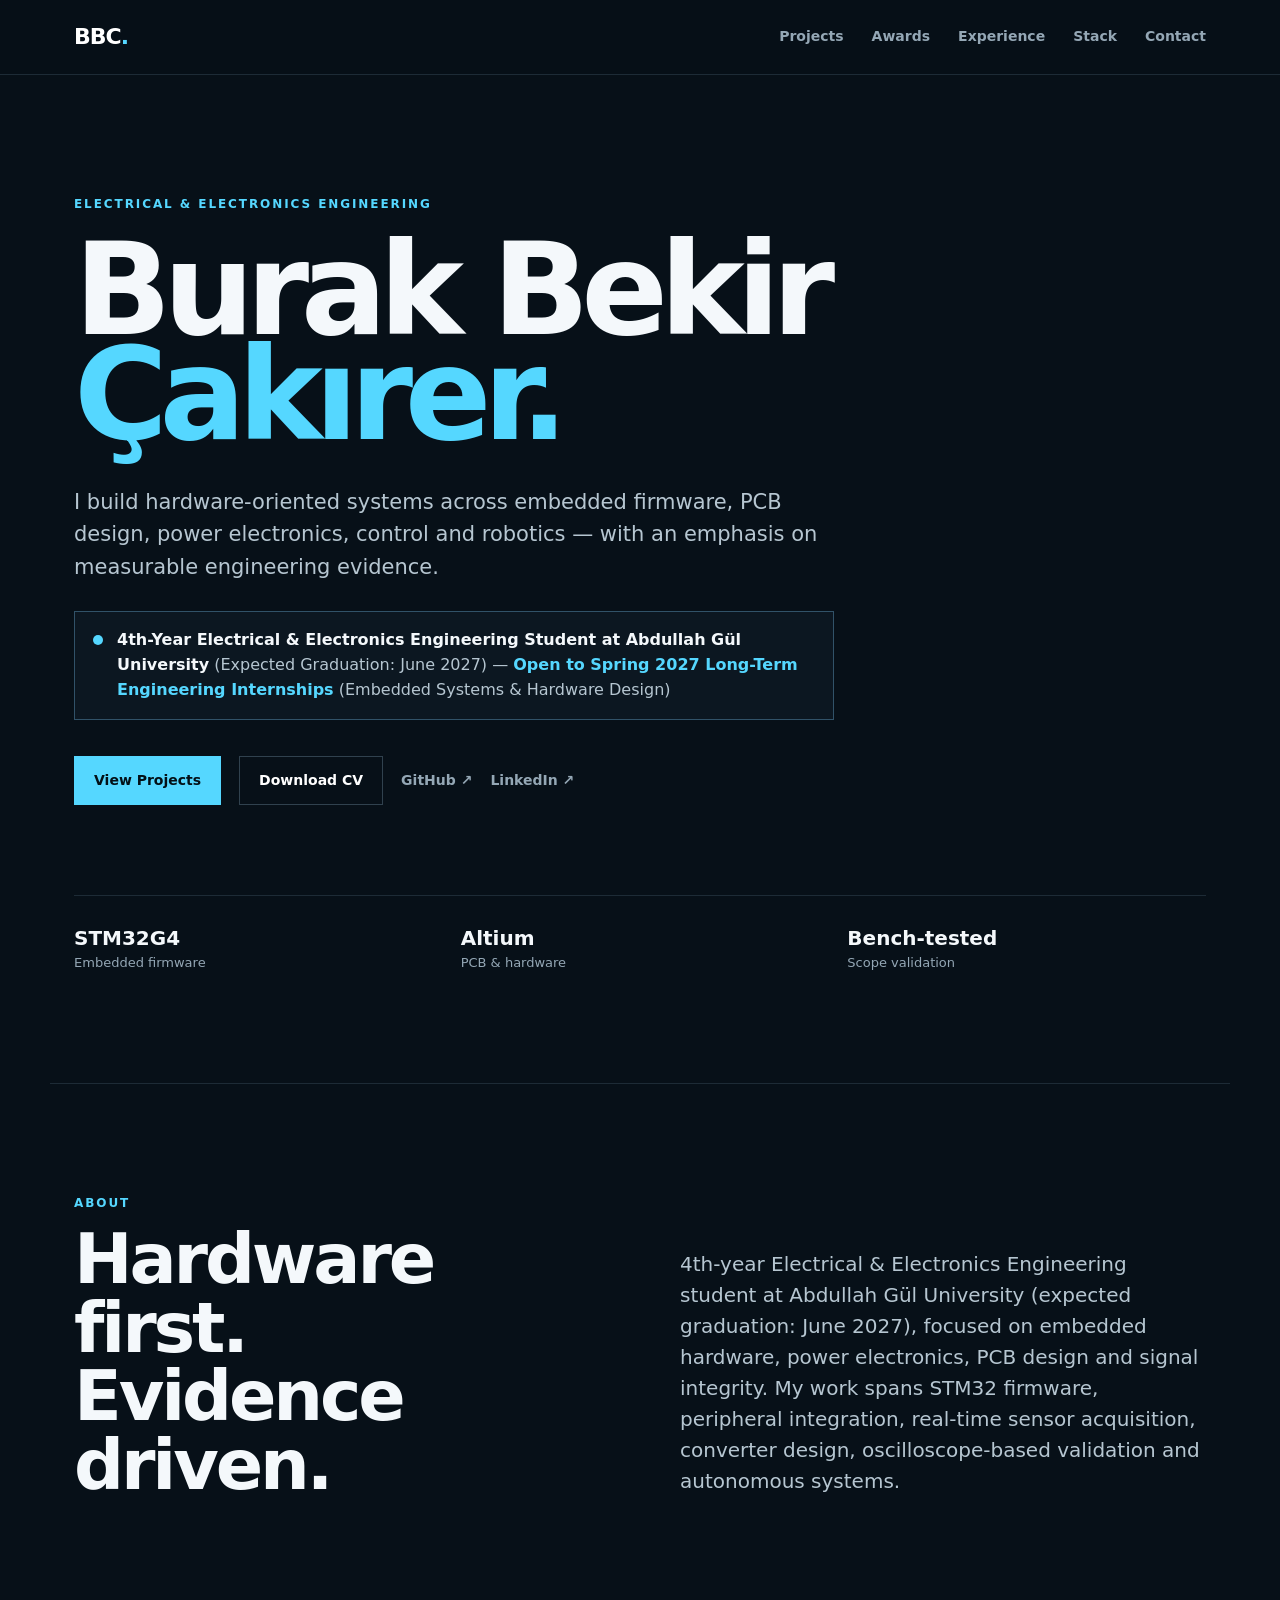
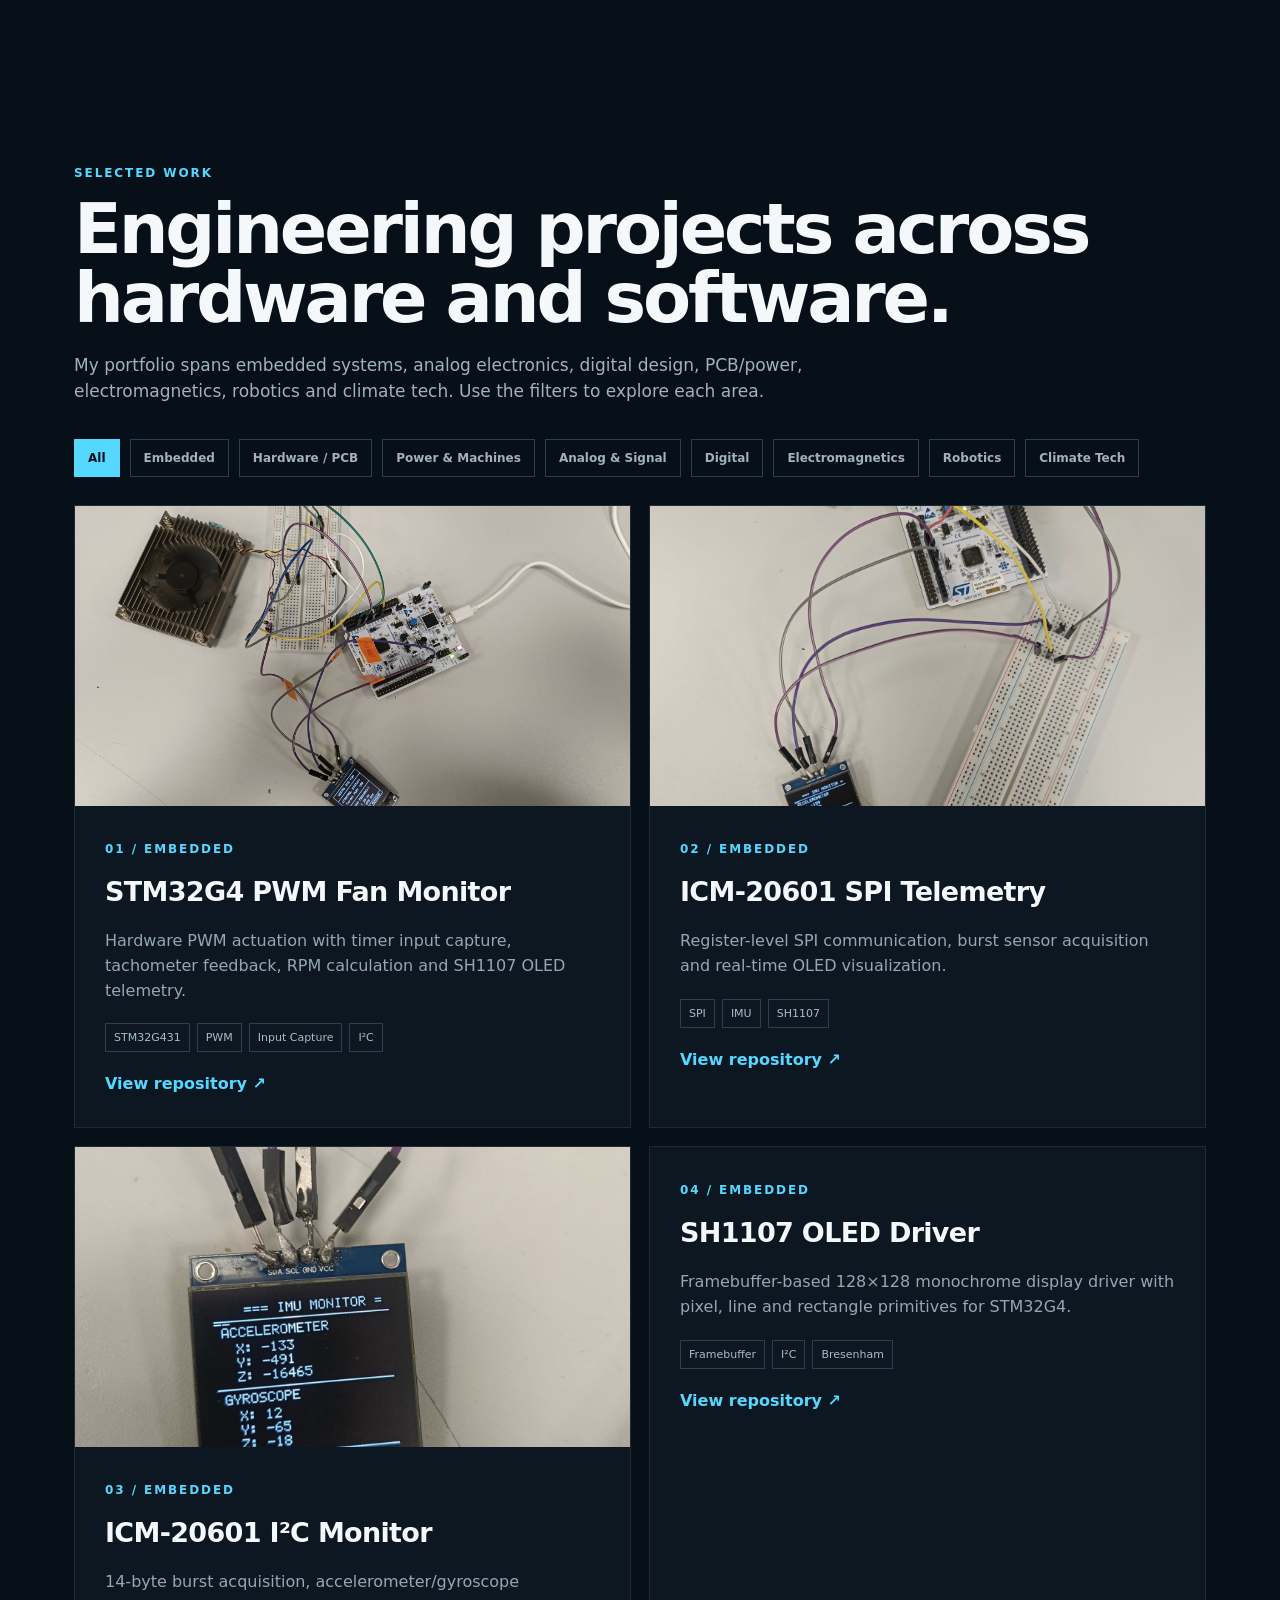
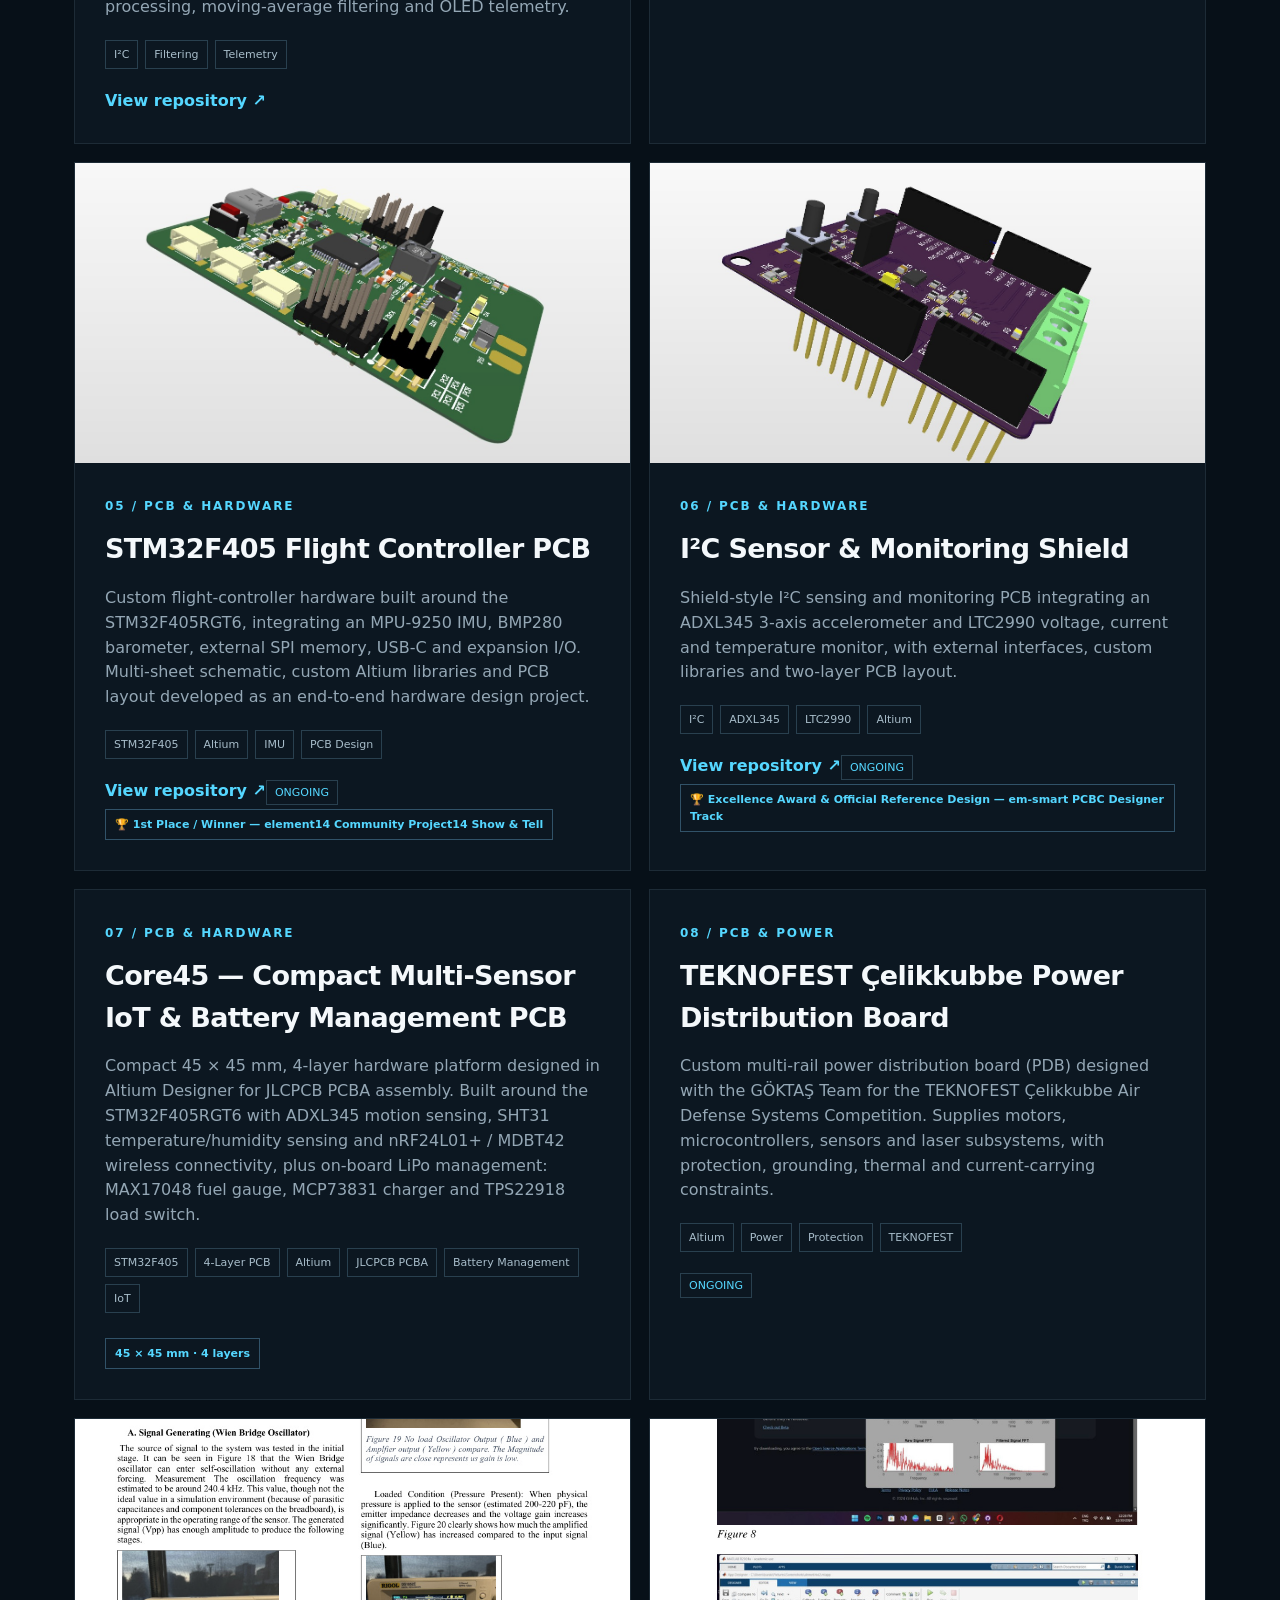
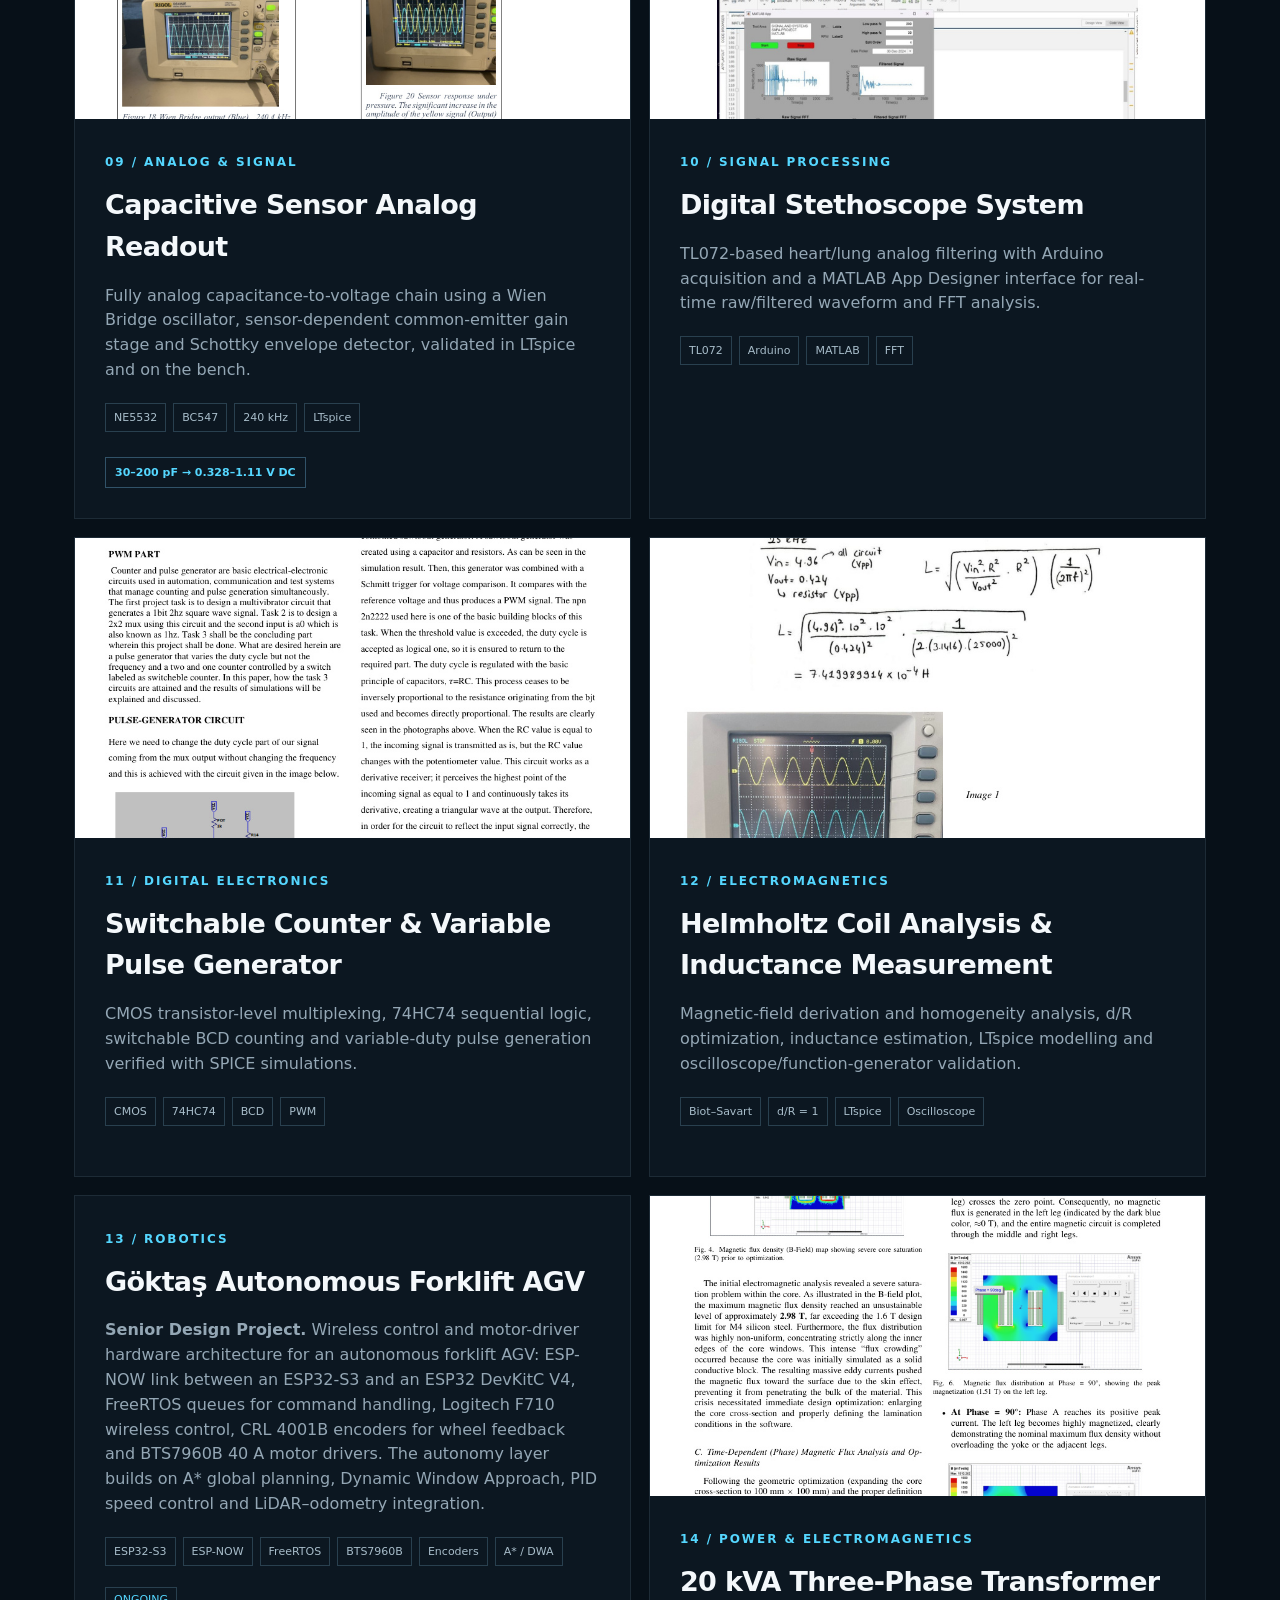
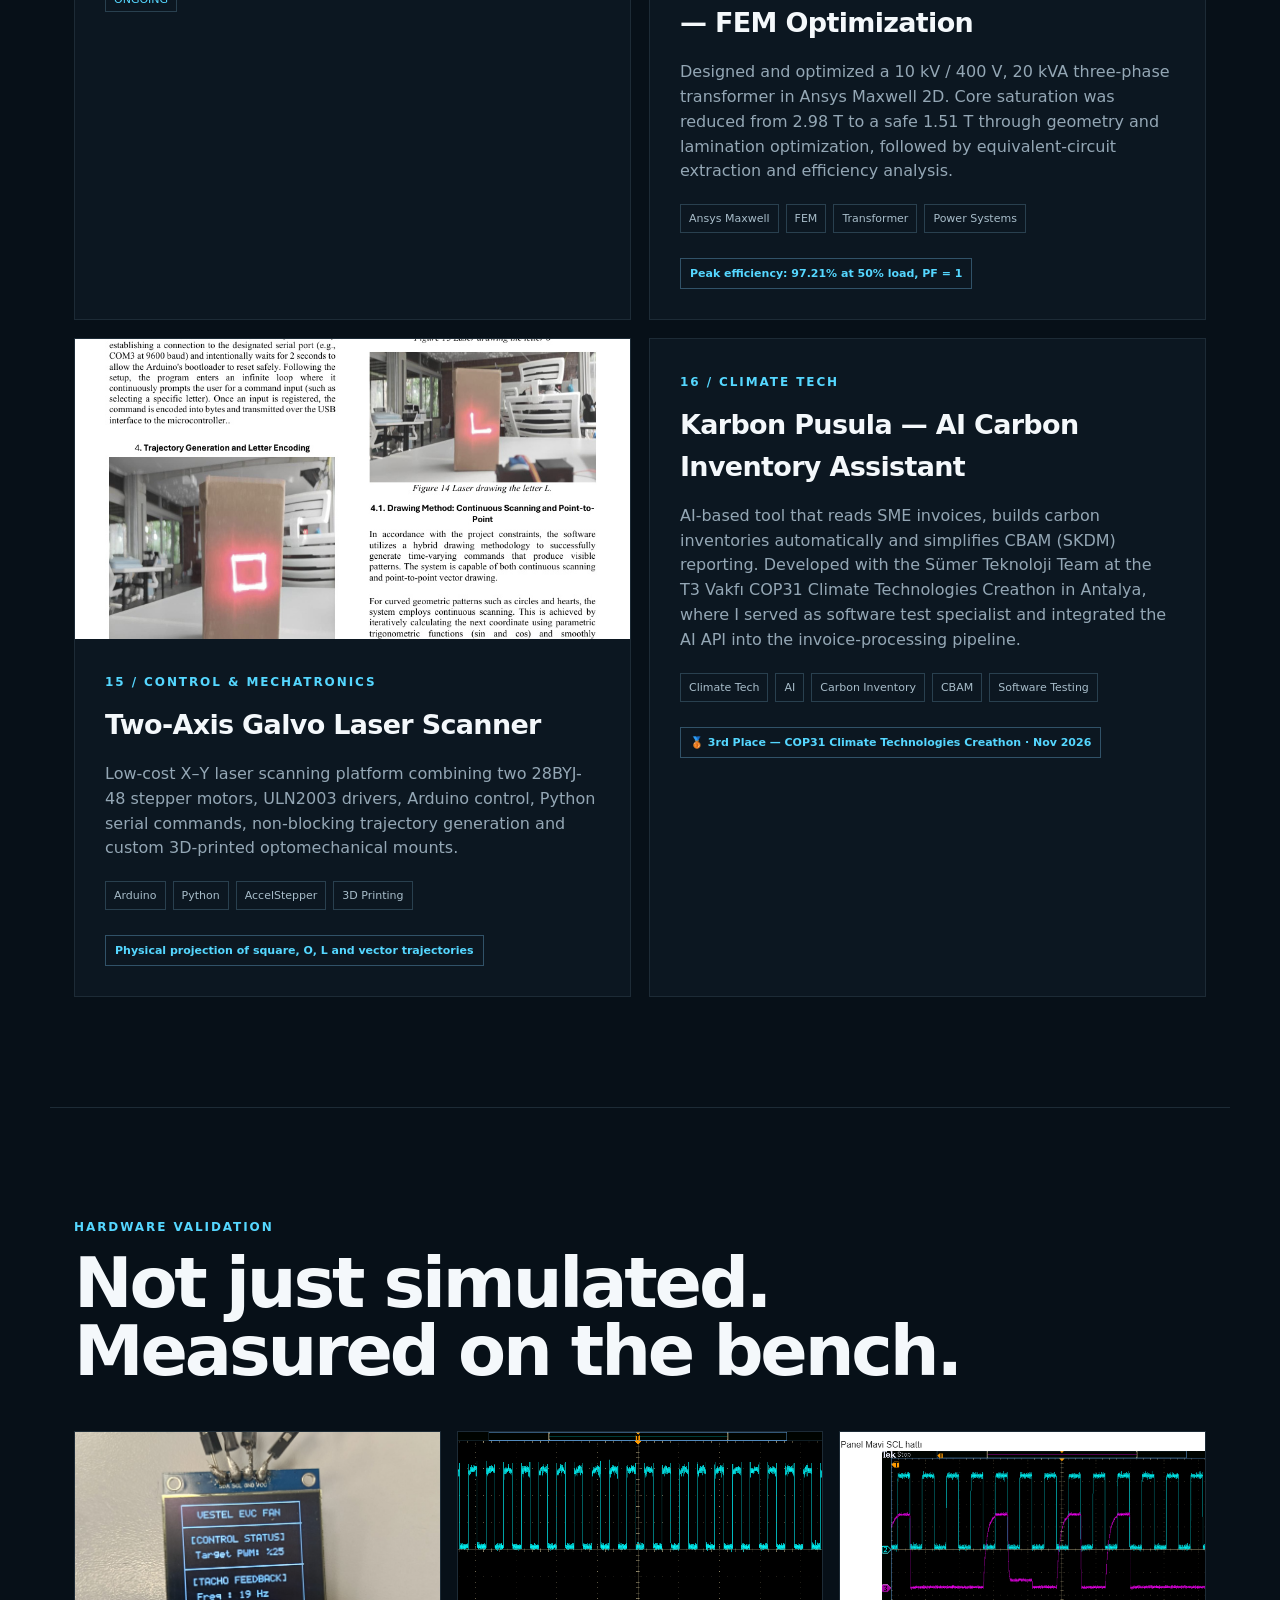
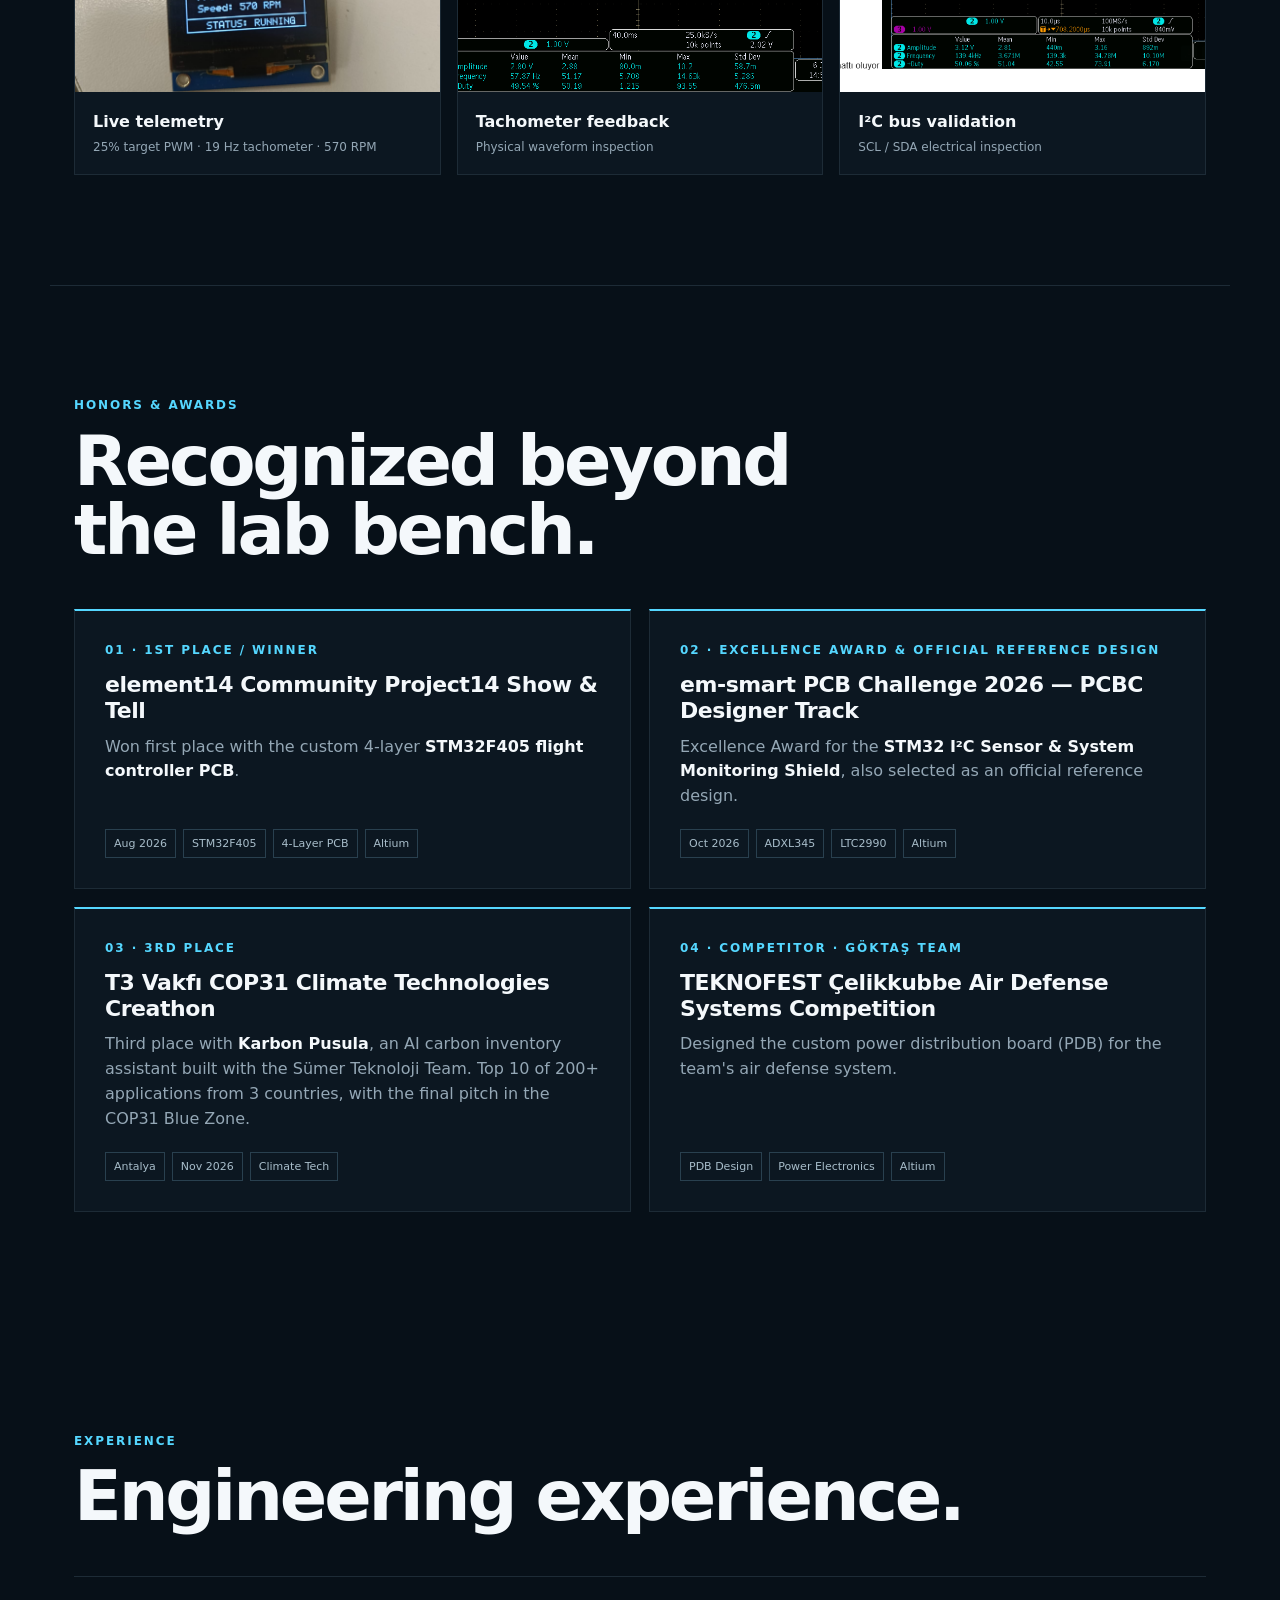
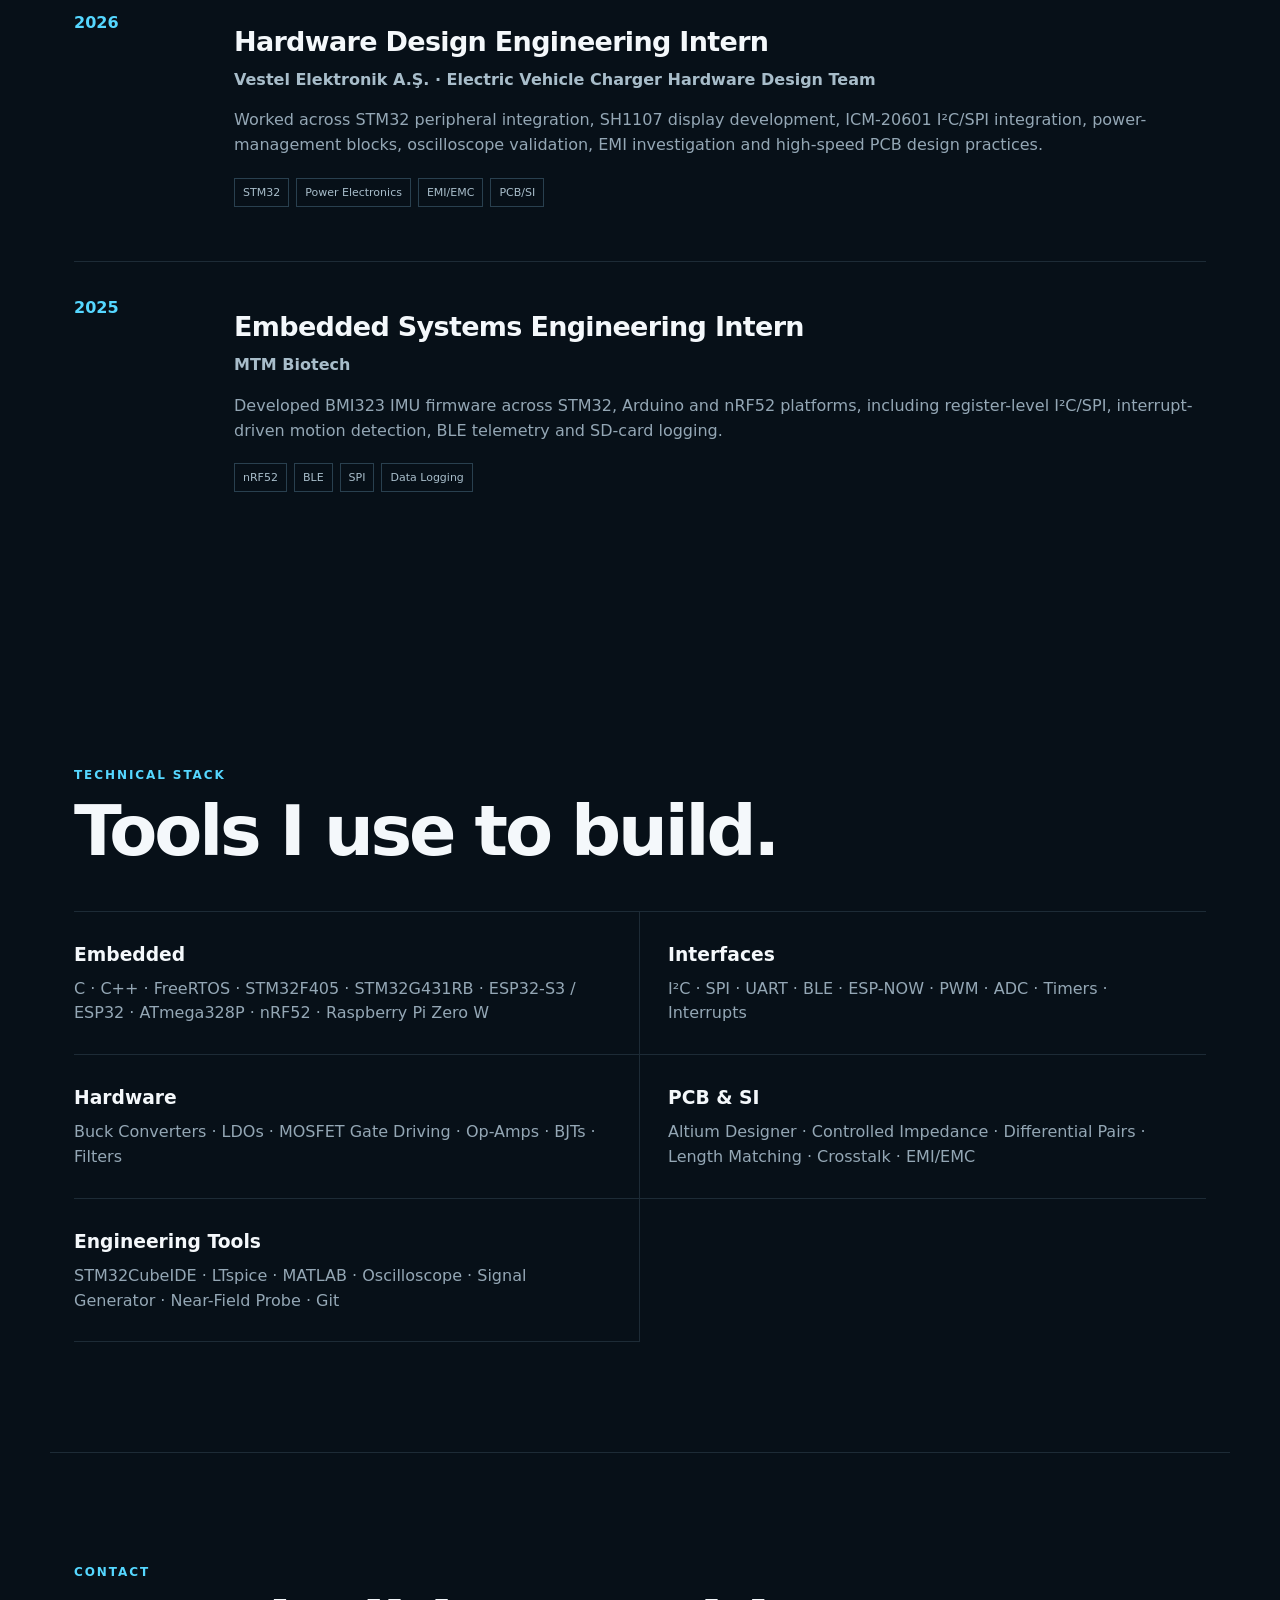
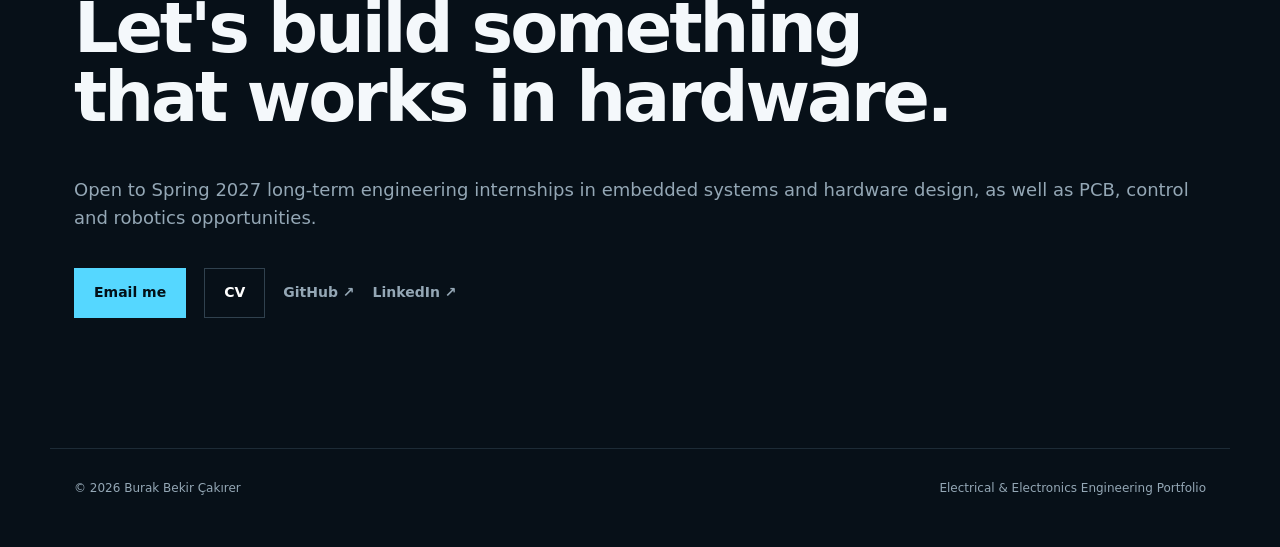
<file: index.html>
<!doctype html>
<html lang="en">
<head>
<meta charset="utf-8"><meta name="viewport" content="width=device-width,initial-scale=1">
<meta name="description" content="Burak Bekir Çakırer — 4th-year Electrical & Electronics Engineering student at Abdullah Gül University (expected graduation June 2027). Portfolio focused on embedded systems, hardware design, PCB design, control and robotics.">
<title>Burak Bekir Çakırer | Engineering Portfolio</title>
<link rel="stylesheet" href="styles.css">
</head>
<body>
<header class="site-header">
<div class="nav">
  <a class="brand" href="#top">BBC<span>.</span></a>
  <nav class="nav-links" aria-label="Primary navigation">
    <a href="#projects">Projects</a>
    <a href="#awards">Awards</a>
    <a href="#experience">Experience</a>
    <a href="#stack">Stack</a>
    <a href="#contact">Contact</a>
  </nav>
</div>
</header>

<main id="top">
<section class="hero">
<div class="eyebrow">ELECTRICAL & ELECTRONICS ENGINEERING</div>
<h1>Burak Bekir<br><span>Çakırer.</span></h1>
<p class="lead">I build hardware-oriented systems across embedded firmware, PCB design, power electronics, control and robotics — with an emphasis on measurable engineering evidence.</p>
<div class="availability">
<span class="dot" aria-hidden="true"></span>
<p><b>4th-Year Electrical & Electronics Engineering Student at Abdullah Gül University</b> (Expected Graduation: June 2027) — <span class="hl">Open to Spring 2027 Long-Term Engineering Internships</span> (Embedded Systems & Hardware Design)</p>
</div>
<div class="actions">
<a class="btn primary" href="#projects">View Projects</a>
<a class="btn" href="card/Burak_Bekir_Cakirer_CV.pdf">Download CV</a>
<a class="textlink" href="https://github.com/burakcakirer">GitHub ↗</a>
<a class="textlink" href="https://www.linkedin.com/in/burak-bekir-%C3%A7akirer-58178b1a3/">LinkedIn ↗</a>
</div>
<div class="metrics"><div><b>STM32G4</b><span>Embedded firmware</span></div><div><b>Altium</b><span>PCB & hardware</span></div><div><b>Bench-tested</b><span>Scope validation</span></div></div>
</section>

<section class="section intro">
<div><div class="kicker">ABOUT</div><h2>Hardware first.<br>Evidence driven.</h2></div>
<p>4th-year Electrical & Electronics Engineering student at Abdullah Gül University (expected graduation: June 2027), focused on embedded hardware, power electronics, PCB design and signal integrity. My work spans STM32 firmware, peripheral integration, real-time sensor acquisition, converter design, oscilloscope-based validation and autonomous systems.</p>
</section>

<section id="projects" class="section">
<div class="kicker">SELECTED WORK</div>
<h2>Engineering projects across hardware and software.</h2>
<p class="section-lead">My portfolio spans embedded systems, analog electronics, digital design, PCB/power, electromagnetics, robotics and climate tech. Use the filters to explore each area.</p>

<div class="filters" role="group" aria-label="Project filters">
  <button class="filter-btn active" data-filter="all">All</button>
  <button class="filter-btn" data-filter="embedded">Embedded</button>
  <button class="filter-btn" data-filter="hardware">Hardware / PCB</button>
  <button class="filter-btn" data-filter="power">Power & Machines</button>
  <button class="filter-btn" data-filter="analog">Analog & Signal</button>
  <button class="filter-btn" data-filter="digital">Digital</button>
  <button class="filter-btn" data-filter="em">Electromagnetics</button>
  <button class="filter-btn" data-filter="robotics">Robotics</button>
  <button class="filter-btn" data-filter="climate">Climate Tech</button>
</div>

<div class="grid project-grid">
<article class="card project-card" data-category="embedded">
<img src="assets/images/fan-prototype.jpg" alt="STM32 PWM fan prototype">
<div class="cardbody"><span class="num">01 / EMBEDDED</span><h3>STM32G4 PWM Fan Monitor</h3><p>Hardware PWM actuation with timer input capture, tachometer feedback, RPM calculation and SH1107 OLED telemetry.</p><div class="tags"><span>STM32G431</span><span>PWM</span><span>Input Capture</span><span>I²C</span></div><a href="https://github.com/burakcakirer/stm32g4-pwm-fan-monitor">View repository ↗</a></div>
</article>

<article class="card project-card" data-category="embedded">
<img src="assets/images/imu-setup.jpg" alt="STM32 ICM-20601 IMU setup">
<div class="cardbody"><span class="num">02 / EMBEDDED</span><h3>ICM-20601 SPI Telemetry</h3><p>Register-level SPI communication, burst sensor acquisition and real-time OLED visualization.</p><div class="tags"><span>SPI</span><span>IMU</span><span>SH1107</span></div><a href="https://github.com/burakcakirer/stm32g4-icm20601-spi-telemetry">View repository ↗</a></div>
</article>

<article class="card project-card" data-category="embedded">
<img src="assets/images/imu-oled.jpg" alt="IMU telemetry on OLED">
<div class="cardbody"><span class="num">03 / EMBEDDED</span><h3>ICM-20601 I²C Monitor</h3><p>14-byte burst acquisition, accelerometer/gyroscope processing, moving-average filtering and OLED telemetry.</p><div class="tags"><span>I²C</span><span>Filtering</span><span>Telemetry</span></div><a href="https://github.com/burakcakirer/stm32g4-icm20601-i2c-monitor">View repository ↗</a></div>
</article>

<article class="card project-card textcard" data-category="embedded">
<div class="cardbody"><span class="num">04 / EMBEDDED</span><h3>SH1107 OLED Driver</h3><p>Framebuffer-based 128×128 monochrome display driver with pixel, line and rectangle primitives for STM32G4.</p><div class="tags"><span>Framebuffer</span><span>I²C</span><span>Bresenham</span></div><a href="https://github.com/burakcakirer/stm32g4-sh1107-display-driver">View repository ↗</a></div>
</article>

<article class="card project-card" data-category="hardware">
<img src="assets/images/flight-controller-pcb.jpg" alt="STM32F405 flight controller PCB 3D render">
<div class="cardbody"><span class="num">05 / PCB & HARDWARE</span><h3>STM32F405 Flight Controller PCB</h3><p>Custom flight-controller hardware built around the STM32F405RGT6, integrating an MPU-9250 IMU, BMP280 barometer, external SPI memory, USB-C and expansion I/O. Multi-sheet schematic, custom Altium libraries and PCB layout developed as an end-to-end hardware design project.</p><div class="tags"><span>STM32F405</span><span>Altium</span><span>IMU</span><span>PCB Design</span></div><a href="https://github.com/burakcakirer/stm32f405-flight-controller-pcb">View repository ↗</a><span class="status">ONGOING</span><br><span class="result-chip">🏆 1st Place / Winner — element14 Community Project14 Show & Tell</span></div>
</article>

<article class="card project-card" data-category="hardware">
<img src="assets/images/i2c-shield-pcb.jpg" alt="I2C sensor and monitoring shield PCB 3D render">
<div class="cardbody"><span class="num">06 / PCB & HARDWARE</span><h3>I²C Sensor & Monitoring Shield</h3><p>Shield-style I²C sensing and monitoring PCB integrating an ADXL345 3-axis accelerometer and LTC2990 voltage, current and temperature monitor, with external interfaces, custom libraries and two-layer PCB layout.</p><div class="tags"><span>I²C</span><span>ADXL345</span><span>LTC2990</span><span>Altium</span></div><a href="https://github.com/burakcakirer/adxl345-ltc2990-i2c-shield">View repository ↗</a><span class="status">ONGOING</span><br><span class="result-chip">🏆 Excellence Award & Official Reference Design — em-smart PCBC Designer Track</span></div>
</article>

<article class="card project-card textcard" data-category="hardware">
<div class="cardbody"><span class="num">07 / PCB & HARDWARE</span><h3>Core45 — Compact Multi-Sensor IoT & Battery Management PCB</h3><p>Compact 45 × 45 mm, 4-layer hardware platform designed in Altium Designer for JLCPCB PCBA assembly. Built around the STM32F405RGT6 with ADXL345 motion sensing, SHT31 temperature/humidity sensing and nRF24L01+ / MDBT42 wireless connectivity, plus on-board LiPo management: MAX17048 fuel gauge, MCP73831 charger and TPS22918 load switch.</p><div class="tags"><span>STM32F405</span><span>4-Layer PCB</span><span>Altium</span><span>JLCPCB PCBA</span><span>Battery Management</span><span>IoT</span></div><span class="result-chip">45 × 45 mm · 4 layers</span></div>
</article>

<article class="card project-card textcard" data-category="hardware">
<div class="cardbody"><span class="num">08 / PCB & POWER</span><h3>TEKNOFEST Çelikkubbe Power Distribution Board</h3><p>Custom multi-rail power distribution board (PDB) designed with the GÖKTAŞ Team for the TEKNOFEST Çelikkubbe Air Defense Systems Competition. Supplies motors, microcontrollers, sensors and laser subsystems, with protection, grounding, thermal and current-carrying constraints.</p><div class="tags"><span>Altium</span><span>Power</span><span>Protection</span><span>TEKNOFEST</span></div><span class="status">ONGOING</span></div>
</article>

<article class="card project-card" data-category="analog">
<img src="assets/images/capacitive-sensor.jpg" alt="Capacitive sensor analog readout laboratory validation">
<div class="cardbody"><span class="num">09 / ANALOG & SIGNAL</span><h3>Capacitive Sensor Analog Readout</h3><p>Fully analog capacitance-to-voltage chain using a Wien Bridge oscillator, sensor-dependent common-emitter gain stage and Schottky envelope detector, validated in LTspice and on the bench.</p><div class="tags"><span>NE5532</span><span>BC547</span><span>240 kHz</span><span>LTspice</span></div><span class="result-chip">30–200 pF → 0.328–1.11 V DC</span></div>
</article>

<article class="card project-card" data-category="analog">
<img src="assets/images/digital-stethoscope.jpg" alt="MATLAB digital stethoscope GUI">
<div class="cardbody"><span class="num">10 / SIGNAL PROCESSING</span><h3>Digital Stethoscope System</h3><p>TL072-based heart/lung analog filtering with Arduino acquisition and a MATLAB App Designer interface for real-time raw/filtered waveform and FFT analysis.</p><div class="tags"><span>TL072</span><span>Arduino</span><span>MATLAB</span><span>FFT</span></div></div>
</article>

<article class="card project-card" data-category="digital">
<img src="assets/images/switchable-counter.jpg" alt="Switchable counter and pulse generator simulation">
<div class="cardbody"><span class="num">11 / DIGITAL ELECTRONICS</span><h3>Switchable Counter & Variable Pulse Generator</h3><p>CMOS transistor-level multiplexing, 74HC74 sequential logic, switchable BCD counting and variable-duty pulse generation verified with SPICE simulations.</p><div class="tags"><span>CMOS</span><span>74HC74</span><span>BCD</span><span>PWM</span></div></div>
</article>

<article class="card project-card" data-category="em">
<img src="assets/images/helmholtz-coil.jpg" alt="Helmholtz coil inductance measurement">
<div class="cardbody"><span class="num">12 / ELECTROMAGNETICS</span><h3>Helmholtz Coil Analysis & Inductance Measurement</h3><p>Magnetic-field derivation and homogeneity analysis, d/R optimization, inductance estimation, LTspice modelling and oscilloscope/function-generator validation.</p><div class="tags"><span>Biot–Savart</span><span>d/R = 1</span><span>LTspice</span><span>Oscilloscope</span></div></div>
</article>

<article class="card project-card textcard" data-category="robotics">
<div class="cardbody"><span class="num">13 / ROBOTICS</span><h3>Göktaş Autonomous Forklift AGV</h3><p><b>Senior Design Project.</b> Wireless control and motor-driver hardware architecture for an autonomous forklift AGV: ESP-NOW link between an ESP32-S3 and an ESP32 DevKitC V4, FreeRTOS queues for command handling, Logitech F710 wireless control, CRL 4001B encoders for wheel feedback and BTS7960B 40 A motor drivers. The autonomy layer builds on A* global planning, Dynamic Window Approach, PID speed control and LiDAR–odometry integration.</p><div class="tags"><span>ESP32-S3</span><span>ESP-NOW</span><span>FreeRTOS</span><span>BTS7960B</span><span>Encoders</span><span>A* / DWA</span></div><span class="status">ONGOING</span></div>
</article>

<article class="card project-card" data-category="power">
<img src="assets/images/transformer-fea.jpg" alt="Ansys Maxwell transformer magnetic flux density analysis">
<div class="cardbody"><span class="num">14 / POWER & ELECTROMAGNETICS</span><h3>20 kVA Three-Phase Transformer — FEM Optimization</h3><p>Designed and optimized a 10 kV / 400 V, 20 kVA three-phase transformer in Ansys Maxwell 2D. Core saturation was reduced from 2.98 T to a safe 1.51 T through geometry and lamination optimization, followed by equivalent-circuit extraction and efficiency analysis.</p><div class="tags"><span>Ansys Maxwell</span><span>FEM</span><span>Transformer</span><span>Power Systems</span></div><span class="result-chip">Peak efficiency: 97.21% at 50% load, PF = 1</span></div>
</article>

<article class="card project-card" data-category="robotics">
<img src="assets/images/galvo-scanner.jpg" alt="Two-axis laser scanner drawing physical patterns">
<div class="cardbody"><span class="num">15 / CONTROL & MECHATRONICS</span><h3>Two-Axis Galvo Laser Scanner</h3><p>Low-cost X–Y laser scanning platform combining two 28BYJ-48 stepper motors, ULN2003 drivers, Arduino control, Python serial commands, non-blocking trajectory generation and custom 3D-printed optomechanical mounts.</p><div class="tags"><span>Arduino</span><span>Python</span><span>AccelStepper</span><span>3D Printing</span></div><span class="result-chip">Physical projection of square, O, L and vector trajectories</span></div>
</article>

<article class="card project-card textcard" data-category="climate">
<div class="cardbody"><span class="num">16 / CLIMATE TECH</span><h3>Karbon Pusula — AI Carbon Inventory Assistant</h3><p>AI-based tool that reads SME invoices, builds carbon inventories automatically and simplifies CBAM (SKDM) reporting. Developed with the Sümer Teknoloji Team at the T3 Vakfı COP31 Climate Technologies Creathon in Antalya, where I served as software test specialist and integrated the AI API into the invoice-processing pipeline.</p><div class="tags"><span>Climate Tech</span><span>AI</span><span>Carbon Inventory</span><span>CBAM</span><span>Software Testing</span></div><span class="result-chip">🥉 3rd Place — COP31 Climate Technologies Creathon · Nov 2026</span></div>
</article>

</div>
</section>

<section class="section validation">
<div class="kicker">HARDWARE VALIDATION</div><h2>Not just simulated.<br>Measured on the bench.</h2>
<div class="evidence">
<figure><img src="assets/images/fan-oled.jpg" alt="Fan telemetry OLED"><figcaption><b>Live telemetry</b><span>25% target PWM · 19 Hz tachometer · 570 RPM</span></figcaption></figure>
<figure><img src="assets/images/tach-scope.png" alt="Tachometer oscilloscope capture"><figcaption><b>Tachometer feedback</b><span>Physical waveform inspection</span></figcaption></figure>
<figure><img src="assets/images/i2c-scope.png" alt="I2C SCL SDA oscilloscope capture"><figcaption><b>I²C bus validation</b><span>SCL / SDA electrical inspection</span></figcaption></figure>
</div>
</section>

<section id="awards" class="section awards-section">
<div class="kicker">HONORS & AWARDS</div><h2>Recognized beyond<br>the lab bench.</h2>
<div class="awards">
<article class="award">
<span class="place">01 · 1ST PLACE / WINNER</span>
<h3>element14 Community Project14 Show & Tell</h3>
<p>Won first place with the custom 4-layer <b>STM32F405 flight controller PCB</b>.</p>
<div class="tags"><span>Aug 2026</span><span>STM32F405</span><span>4-Layer PCB</span><span>Altium</span></div>
</article>
<article class="award">
<span class="place">02 · EXCELLENCE AWARD & OFFICIAL REFERENCE DESIGN</span>
<h3>em-smart PCB Challenge 2026 — PCBC Designer Track</h3>
<p>Excellence Award for the <b>STM32 I²C Sensor & System Monitoring Shield</b>, also selected as an official reference design.</p>
<div class="tags"><span>Oct 2026</span><span>ADXL345</span><span>LTC2990</span><span>Altium</span></div>
</article>
<article class="award">
<span class="place">03 · 3RD PLACE</span>
<h3>T3 Vakfı COP31 Climate Technologies Creathon</h3>
<p>Third place with <b>Karbon Pusula</b>, an AI carbon inventory assistant built with the Sümer Teknoloji Team. Top 10 of 200+ applications from 3 countries, with the final pitch in the COP31 Blue Zone.</p>
<div class="tags"><span>Antalya</span><span>Nov 2026</span><span>Climate Tech</span></div>
</article>
<article class="award">
<span class="place">04 · COMPETITOR · GÖKTAŞ TEAM</span>
<h3>TEKNOFEST Çelikkubbe Air Defense Systems Competition</h3>
<p>Designed the custom power distribution board (PDB) for the team's air defense system.</p>
<div class="tags"><span>PDB Design</span><span>Power Electronics</span><span>Altium</span></div>
</article>
</div>
</section>

<section id="experience" class="section">
<div class="kicker">EXPERIENCE</div><h2>Engineering experience.</h2>
<div class="timeline">
<article><div class="when">2026</div><div><h3>Hardware Design Engineering Intern</h3><h4>Vestel Elektronik A.Ş. · Electric Vehicle Charger Hardware Design Team</h4><p>Worked across STM32 peripheral integration, SH1107 display development, ICM-20601 I²C/SPI integration, power-management blocks, oscilloscope validation, EMI investigation and high-speed PCB design practices.</p><div class="tags"><span>STM32</span><span>Power Electronics</span><span>EMI/EMC</span><span>PCB/SI</span></div></div></article>
<article><div class="when">2025</div><div><h3>Embedded Systems Engineering Intern</h3><h4>MTM Biotech</h4><p>Developed BMI323 IMU firmware across STM32, Arduino and nRF52 platforms, including register-level I²C/SPI, interrupt-driven motion detection, BLE telemetry and SD-card logging.</p><div class="tags"><span>nRF52</span><span>BLE</span><span>SPI</span><span>Data Logging</span></div></div></article>
</div>
</section>

<section id="stack" class="section">
<div class="kicker">TECHNICAL STACK</div><h2>Tools I use to build.</h2>
<div class="stack">
<div><h3>Embedded</h3><p>C · C++ · FreeRTOS · STM32F405 · STM32G431RB · ESP32-S3 / ESP32 · ATmega328P · nRF52 · Raspberry Pi Zero W</p></div>
<div><h3>Interfaces</h3><p>I²C · SPI · UART · BLE · ESP-NOW · PWM · ADC · Timers · Interrupts</p></div>
<div><h3>Hardware</h3><p>Buck Converters · LDOs · MOSFET Gate Driving · Op-Amps · BJTs · Filters</p></div>
<div><h3>PCB & SI</h3><p>Altium Designer · Controlled Impedance · Differential Pairs · Length Matching · Crosstalk · EMI/EMC</p></div>
<div><h3>Engineering Tools</h3><p>STM32CubeIDE · LTspice · MATLAB · Oscilloscope · Signal Generator · Near-Field Probe · Git</p></div>
</div>
</section>

<section id="contact" class="contact">
<div class="kicker">CONTACT</div><h2>Let's build something<br>that works in hardware.</h2>
<p>Open to Spring 2027 long-term engineering internships in embedded systems and hardware design, as well as PCB, control and robotics opportunities.</p>
<div class="actions"><a class="btn primary" href="mailto:burakbekir.cakirer@agu.edu.tr">Email me</a><a class="btn" href="card/Burak_Bekir_Cakirer_CV.pdf">CV</a><a class="textlink" href="https://github.com/burakcakirer">GitHub ↗</a><a class="textlink" href="https://www.linkedin.com/in/burak-bekir-%C3%A7akirer-58178b1a3/">LinkedIn ↗</a></div>
</section>
</main>
<footer>© 2026 Burak Bekir Çakırer <span>Electrical & Electronics Engineering Portfolio</span></footer>
<script src="script.js"></script>
</body></html>
</file>
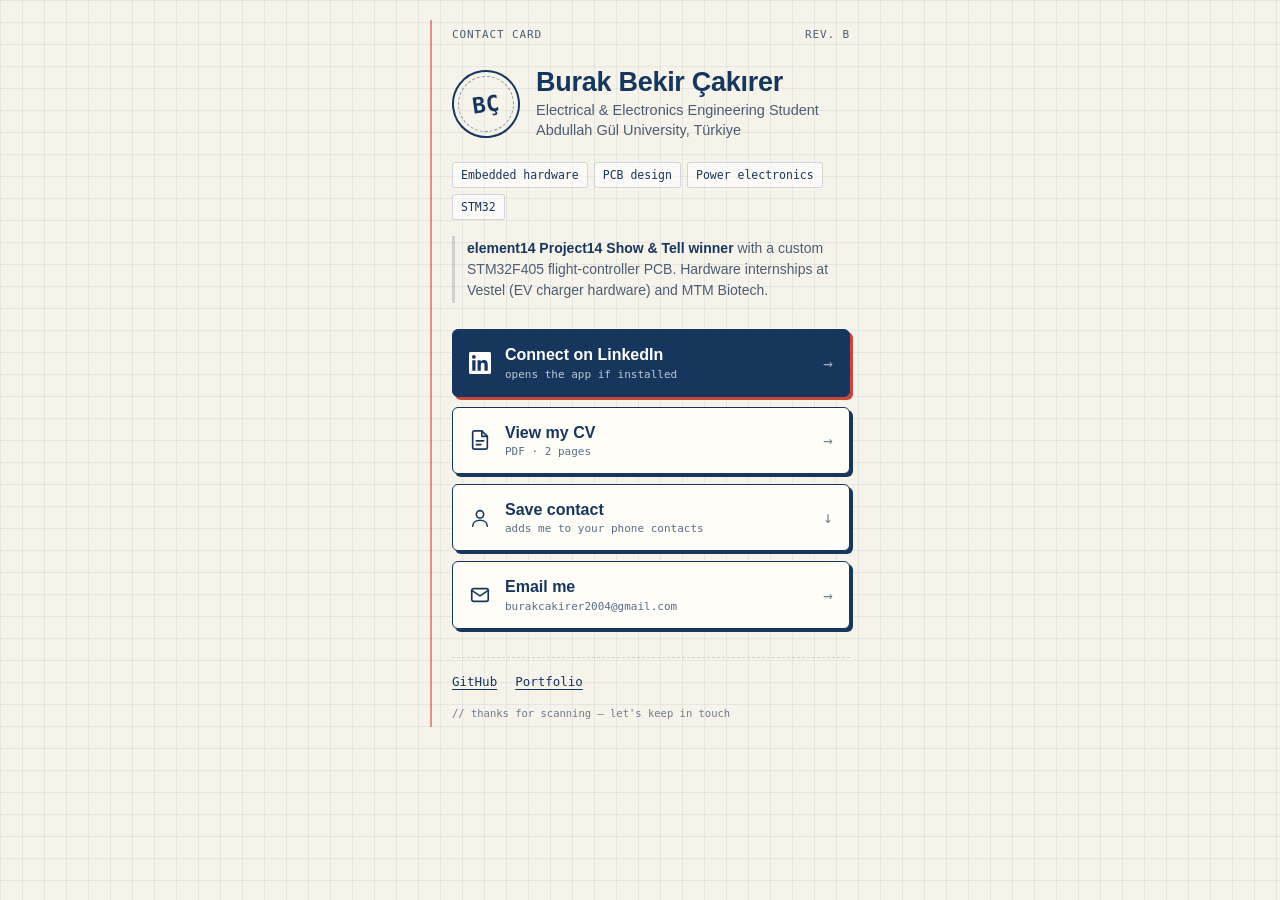
<file: card/index.html>
<!DOCTYPE html>
<html lang="en">
<head>
<meta charset="utf-8">
<meta name="viewport" content="width=device-width, initial-scale=1, viewport-fit=cover">
<title>Burak Bekir Çakırer · Connect</title>
<meta name="description" content="Electrical & Electronics Engineering student — embedded hardware, PCB design, power electronics. Connect on LinkedIn or view my CV.">
<meta property="og:title" content="Burak Bekir Çakırer">
<meta property="og:description" content="Embedded hardware · PCB design · Power electronics. Connect on LinkedIn or view my CV.">
<meta property="og:type" content="profile">
<meta name="theme-color" content="#f6f3ea">
<style>
  :root{
    --paper:#f6f3ea; --grid:rgba(23,54,93,.07); --ink:#17365d; --ink-soft:#4b5d73;
    --rule:#c9463d; --line:rgba(23,54,93,.18);
    --mono: ui-monospace, "SF Mono", "JetBrains Mono", Menlo, Consolas, monospace;
    --sans: -apple-system, BlinkMacSystemFont, "Segoe UI", Inter, Roboto, "Helvetica Neue", Arial, sans-serif;
  }
  *{box-sizing:border-box;margin:0;padding:0}
  html,body{min-height:100%}
  body{
    font-family:var(--sans); color:var(--ink); background:var(--paper);
    background-image:
      linear-gradient(var(--grid) 1px, transparent 1px),
      linear-gradient(90deg, var(--grid) 1px, transparent 1px);
    background-size:22px 22px;
    -webkit-font-smoothing:antialiased;
    display:flex; justify-content:center;
    padding:max(28px, env(safe-area-inset-top)) 20px max(28px, env(safe-area-inset-bottom));
  }
  main{width:100%; max-width:420px; position:relative; padding-left:22px}
  main::before{ /* notebook margin rule */
    content:""; position:absolute; left:0; top:-8px; bottom:-8px; width:2px; background:var(--rule); opacity:.55;
  }
  .meta{font-family:var(--mono); font-size:11px; letter-spacing:.08em; text-transform:uppercase;
    color:var(--ink-soft); display:flex; justify-content:space-between; margin-bottom:26px}
  .head{display:flex; gap:16px; align-items:center}
  .stamp{flex:none; width:68px; height:68px; border:2px solid var(--ink); border-radius:50%;
    display:grid; place-items:center; font-family:var(--mono); font-weight:700; font-size:22px;
    letter-spacing:.02em; transform:rotate(-8deg); position:relative}
  .stamp::after{content:""; position:absolute; inset:4px; border:1px dashed var(--ink); border-radius:50%; opacity:.5}
  h1{font-size:27px; line-height:1.12; font-weight:750; letter-spacing:-.01em}
  .role{margin-top:4px; font-size:14.5px; color:var(--ink-soft); line-height:1.35}
  .tags{margin:22px 0 6px; display:flex; flex-wrap:wrap; gap:6px}
  .tags span{font-family:var(--mono); font-size:11.5px; border:1px solid var(--line); background:rgba(255,255,255,.55);
    padding:5px 8px; border-radius:3px}
  .note{margin:16px 0 26px; font-size:14px; line-height:1.5; color:var(--ink-soft);
    border-left:3px solid var(--line); padding:2px 0 2px 12px}
  .note b{color:var(--ink); font-weight:650}
  .actions{display:grid; gap:10px}
  .btn{display:flex; align-items:center; gap:14px; text-decoration:none; color:var(--ink);
    background:#fffdf7; border:1.5px solid var(--ink); border-radius:6px; padding:15px 16px;
    box-shadow:3px 3px 0 var(--ink); transition:transform .08s, box-shadow .08s; -webkit-tap-highlight-color:transparent}
  .btn:active{transform:translate(2px,2px); box-shadow:1px 1px 0 var(--ink)}
  .btn.primary{background:var(--ink); color:#fff; box-shadow:3px 3px 0 var(--rule)}
  .btn.primary:active{box-shadow:1px 1px 0 var(--rule)}
  .btn svg{flex:none; width:22px; height:22px}
  .btn .t{display:flex; flex-direction:column; line-height:1.2}
  .btn .t strong{font-size:16px; font-weight:650}
  .btn .t small{font-family:var(--mono); font-size:11px; opacity:.72; margin-top:3px}
  .btn .arr{margin-left:auto; font-family:var(--mono); opacity:.6}
  footer{margin-top:28px; padding-top:16px; border-top:1px dashed var(--line);
    display:flex; gap:18px; flex-wrap:wrap; font-family:var(--mono); font-size:12.5px}
  footer a{color:var(--ink); text-underline-offset:3px}
  .sig{margin-top:18px; font-family:var(--mono); font-size:10.5px; color:var(--ink-soft); opacity:.8}
</style>
</head>
<body>
<main>
  <div class="meta"><span>Contact card</span><span>Rev. B</span></div>

  <div class="head">
    <div class="stamp" aria-hidden="true">BÇ</div>
    <div>
      <h1>Burak Bekir Çakırer</h1>
      <p class="role">Electrical &amp; Electronics Engineering Student<br>Abdullah Gül University, Türkiye</p>
    </div>
  </div>

  <div class="tags">
    <span>Embedded hardware</span><span>PCB design</span><span>Power electronics</span><span>STM32</span>
  </div>

  <p class="note"><b>element14 Project14 Show &amp; Tell winner</b> with a custom STM32F405 flight-controller PCB. Hardware internships at Vestel (EV charger hardware) and MTM Biotech.</p>

  <div class="actions">
    <a class="btn primary" href="https://www.linkedin.com/in/burak-bekir-%C3%A7akirer-58178b1a3/" rel="noopener">
      <svg viewBox="0 0 24 24" fill="currentColor" aria-hidden="true"><path d="M20.45 20.45h-3.56v-5.57c0-1.33-.02-3.04-1.85-3.04-1.85 0-2.14 1.45-2.14 2.94v5.67H9.35V9h3.41v1.56h.05c.48-.9 1.64-1.85 3.37-1.85 3.6 0 4.27 2.37 4.27 5.46v6.28zM5.34 7.43a2.06 2.06 0 1 1 0-4.13 2.06 2.06 0 0 1 0 4.13zM7.12 20.45H3.56V9h3.56v11.45zM22.22 0H1.77C.79 0 0 .77 0 1.73v20.54C0 23.23.79 24 1.77 24h20.45c.98 0 1.78-.77 1.78-1.73V1.73C24 .77 23.2 0 22.22 0z"/></svg>
      <span class="t"><strong>Connect on LinkedIn</strong><small>opens the app if installed</small></span>
      <span class="arr">→</span>
    </a>
    <a class="btn" href="Burak_Bekir_Cakirer_CV.pdf" target="_blank" rel="noopener">
      <svg viewBox="0 0 24 24" fill="none" stroke="currentColor" stroke-width="1.8" stroke-linecap="round" stroke-linejoin="round" aria-hidden="true"><path d="M14 2H6a2 2 0 0 0-2 2v16a2 2 0 0 0 2 2h12a2 2 0 0 0 2-2V8z"/><path d="M14 2v6h6M8 13h8M8 17h5"/></svg>
      <span class="t"><strong>View my CV</strong><small>PDF · 2 pages</small></span>
      <span class="arr">→</span>
    </a>
    <a class="btn" href="burak-bekir-cakirer.vcf" download>
      <svg viewBox="0 0 24 24" fill="none" stroke="currentColor" stroke-width="1.8" stroke-linecap="round" stroke-linejoin="round" aria-hidden="true"><circle cx="12" cy="8" r="4"/><path d="M4 21c0-4 3.6-6.5 8-6.5s8 2.5 8 6.5"/></svg>
      <span class="t"><strong>Save contact</strong><small>adds me to your phone contacts</small></span>
      <span class="arr">↓</span>
    </a>
    <a class="btn" href="mailto:burakcakirer2004@gmail.com?subject=Nice%20to%20meet%20you">
      <svg viewBox="0 0 24 24" fill="none" stroke="currentColor" stroke-width="1.8" stroke-linecap="round" stroke-linejoin="round" aria-hidden="true"><rect x="3" y="5" width="18" height="14" rx="2"/><path d="m3 7 9 6 9-6"/></svg>
      <span class="t"><strong>Email me</strong><small>burakcakirer2004@gmail.com</small></span>
      <span class="arr">→</span>
    </a>
  </div>

  <footer>
    <a href="https://github.com/burakcakirer" rel="noopener">GitHub</a>
    <a href="https://burakcakirer.github.io/" rel="noopener">Portfolio</a>
  </footer>
  <p class="sig">// thanks for scanning — let's keep in touch</p>
</main>
</body>
</html>
</file>
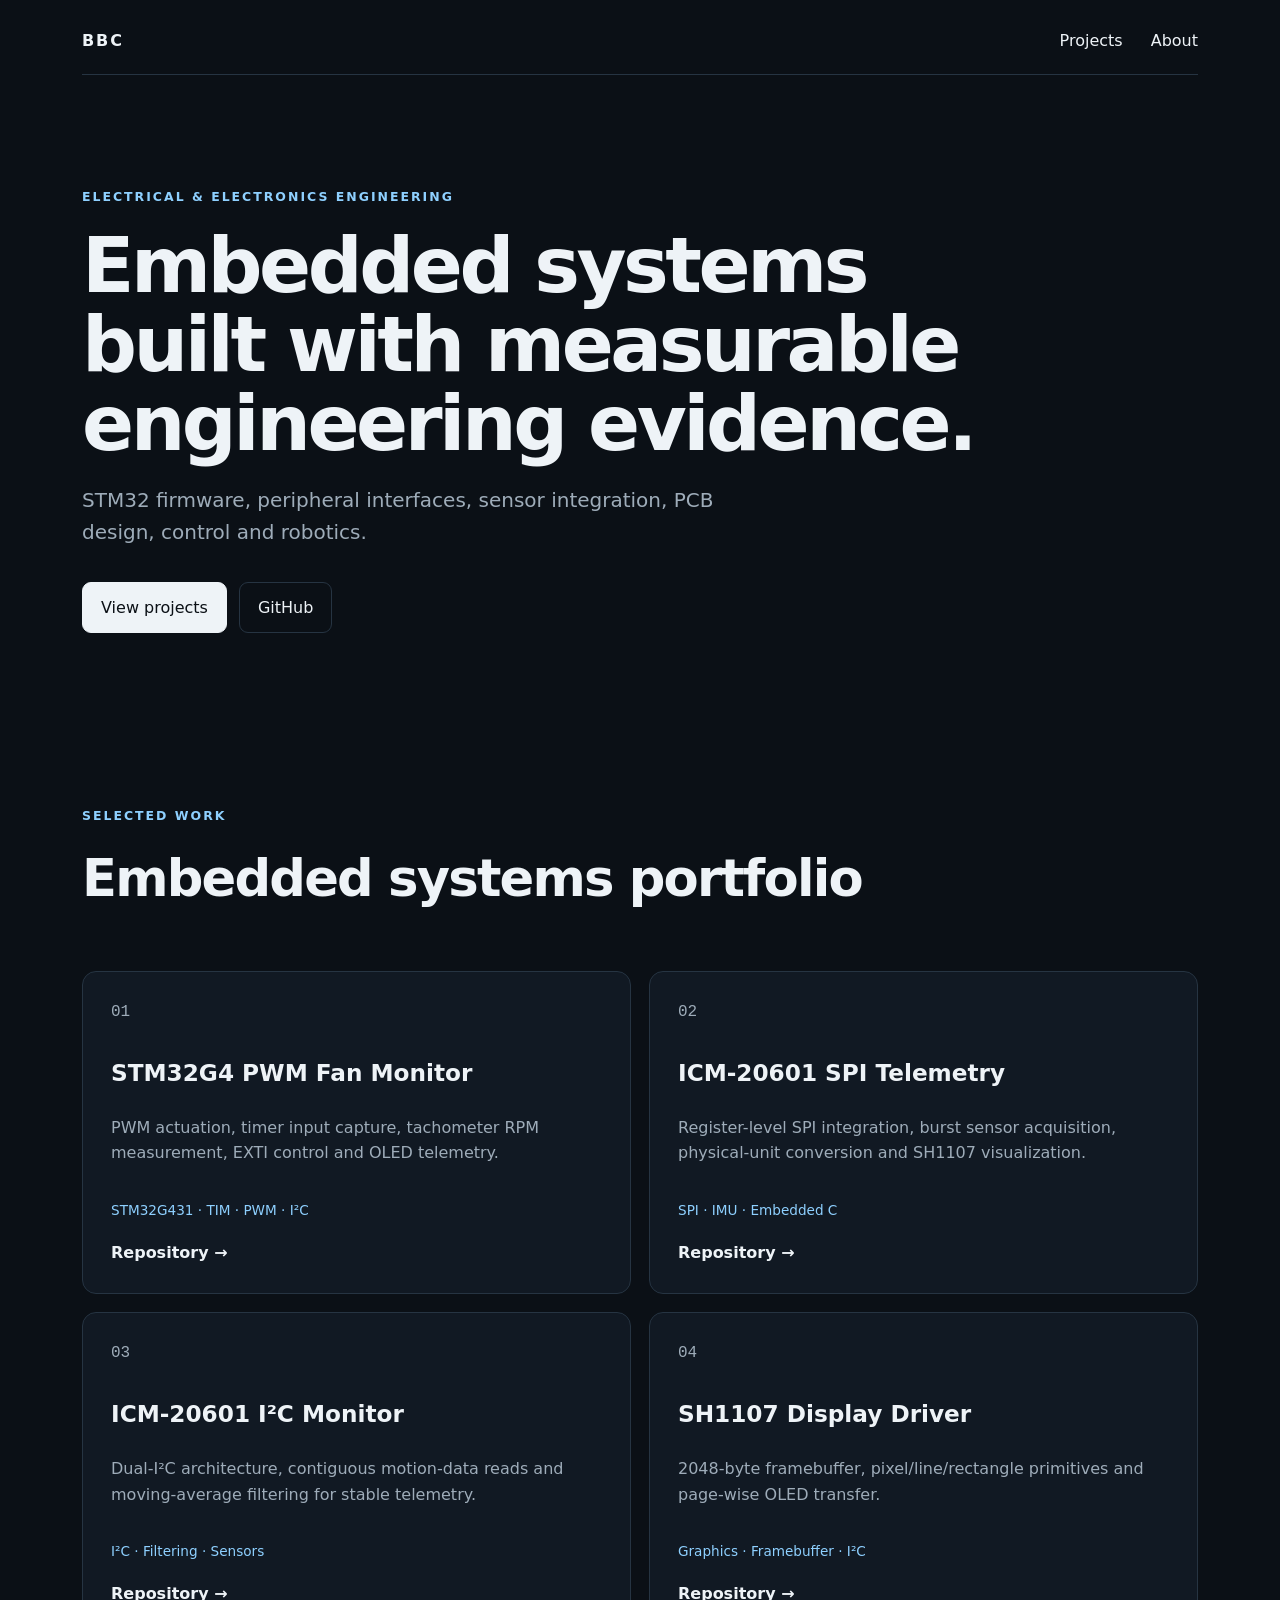
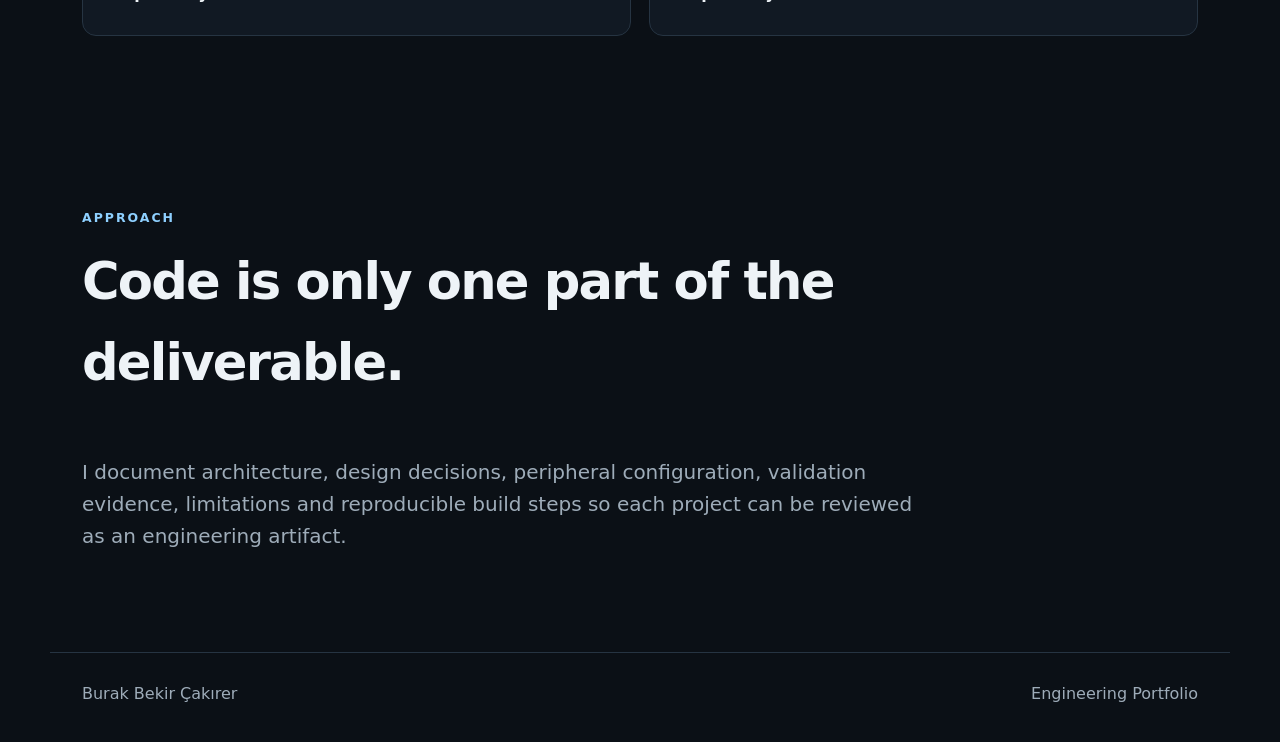
<file: portfolio-site/index.html>
<!doctype html>
<html lang="en">
<head>
  <meta charset="utf-8" />
  <meta name="viewport" content="width=device-width,initial-scale=1" />
  <meta name="description" content="Burak Bekir Çakırer — Electrical & Electronics Engineering portfolio" />
  <title>Burak Bekir Çakırer | Engineering Portfolio</title>
  <link rel="stylesheet" href="styles.css" />
</head>
<body>
  <header class="hero">
    <nav><strong>BBC</strong><a href="#projects">Projects</a><a href="#about">About</a></nav>
    <div class="hero-copy">
      <p class="eyebrow">ELECTRICAL & ELECTRONICS ENGINEERING</p>
      <h1>Embedded systems built with measurable engineering evidence.</h1>
      <p class="lead">STM32 firmware, peripheral interfaces, sensor integration, PCB design, control and robotics.</p>
      <div class="actions"><a class="primary" href="#projects">View projects</a><a href="https://github.com/YOUR_GITHUB_USERNAME">GitHub</a></div>
    </div>
  </header>
  <main>
    <section id="projects">
      <p class="eyebrow">SELECTED WORK</p><h2>Embedded systems portfolio</h2>
      <div class="grid">
        <article><span>01</span><h3>STM32G4 PWM Fan Monitor</h3><p>PWM actuation, timer input capture, tachometer RPM measurement, EXTI control and OLED telemetry.</p><div class="tags">STM32G431 · TIM · PWM · I²C</div><a href="https://github.com/YOUR_GITHUB_USERNAME/stm32g4-pwm-fan-monitor">Repository →</a></article>
        <article><span>02</span><h3>ICM-20601 SPI Telemetry</h3><p>Register-level SPI integration, burst sensor acquisition, physical-unit conversion and SH1107 visualization.</p><div class="tags">SPI · IMU · Embedded C</div><a href="https://github.com/YOUR_GITHUB_USERNAME/stm32g4-icm20601-spi-telemetry">Repository →</a></article>
        <article><span>03</span><h3>ICM-20601 I²C Monitor</h3><p>Dual-I²C architecture, contiguous motion-data reads and moving-average filtering for stable telemetry.</p><div class="tags">I²C · Filtering · Sensors</div><a href="https://github.com/YOUR_GITHUB_USERNAME/stm32g4-icm20601-i2c-monitor">Repository →</a></article>
        <article><span>04</span><h3>SH1107 Display Driver</h3><p>2048-byte framebuffer, pixel/line/rectangle primitives and page-wise OLED transfer.</p><div class="tags">Graphics · Framebuffer · I²C</div><a href="https://github.com/YOUR_GITHUB_USERNAME/stm32g4-sh1107-display-driver">Repository →</a></article>
      </div>
    </section>
    <section id="about" class="about"><p class="eyebrow">APPROACH</p><h2>Code is only one part of the deliverable.</h2><p>I document architecture, design decisions, peripheral configuration, validation evidence, limitations and reproducible build steps so each project can be reviewed as an engineering artifact.</p></section>
  </main>
  <footer><span>Burak Bekir Çakırer</span><span>Engineering Portfolio</span></footer>
</body>
</html>
</file>
<file: styles.css>
:root{
  --bg:#071018;--panel:#0c1721;--line:#1d2b36;--text:#f4f8fb;
  --muted:#94a7b5;--accent:#55d7ff;--max:1180px;
}
*{box-sizing:border-box}
html{scroll-behavior:smooth}
body{
  margin:0;background:var(--bg);color:var(--text);
  font-family:Inter,ui-sans-serif,system-ui,-apple-system,BlinkMacSystemFont,"Segoe UI",sans-serif;
  line-height:1.55;
}
a{color:inherit}
.site-header{
  position:sticky;top:0;z-index:20;
  background:rgba(7,16,24,.92);backdrop-filter:blur(12px);
  border-bottom:1px solid var(--line);
}
.nav{
  min-height:74px;max-width:var(--max);margin:0 auto;padding:0 24px;
  display:flex;align-items:center;justify-content:space-between;gap:32px;
}
.brand{
  display:inline-flex;align-items:center;
  font-weight:900;font-size:22px;color:#fff;text-decoration:none;letter-spacing:-1px;
}
.brand span{color:var(--accent)}
.nav-links{display:flex;align-items:center;gap:28px;flex-wrap:wrap}
.nav-links a{
  display:inline-block;color:var(--muted);text-decoration:none;font-size:14px;font-weight:650;
}
.nav-links a:hover{color:#fff}
main{overflow:hidden}
.hero,.section,.contact{max-width:var(--max);margin:0 auto;padding:110px 24px}
.hero{padding-top:120px}
.eyebrow,.kicker,.num{
  font-size:12px;font-weight:800;letter-spacing:.16em;color:var(--accent)
}
h1{
  font-size:clamp(64px,10vw,132px);line-height:.82;letter-spacing:-.065em;
  margin:24px 0 38px;max-width:1000px
}
h1 span{color:var(--accent)}
h2{
  font-size:clamp(38px,6vw,70px);line-height:.98;letter-spacing:-.045em;
  margin:12px 0 45px
}
.lead{max-width:760px;font-size:21px;color:#b6c6d1}
.actions{display:flex;align-items:center;gap:18px;flex-wrap:wrap;margin-top:36px}
.btn{
  display:inline-flex;align-items:center;justify-content:center;
  border:1px solid #30414e;padding:13px 19px;color:#fff;text-decoration:none;
  font-weight:700;font-size:14px;min-height:48px
}
.btn.primary{background:var(--accent);color:#031017;border-color:var(--accent)}
.textlink{color:var(--muted);text-decoration:none;font-size:14px;font-weight:650}
.textlink:hover{color:#fff}
.metrics{
  display:grid;grid-template-columns:repeat(3,minmax(0,1fr));
  gap:28px;border-top:1px solid var(--line);margin-top:90px;padding-top:30px
}
.metrics div{display:flex;flex-direction:column;gap:3px;min-width:0}
.metrics b{display:block;font-size:20px;line-height:1.2}
.metrics span{display:block;color:var(--muted);font-size:13px}
.intro{border-top:1px solid var(--line);display:grid;grid-template-columns:1fr 1fr;gap:80px}
.intro p{font-size:20px;color:#b6c6d1;padding-top:35px}
.grid{display:grid;grid-template-columns:repeat(2,minmax(0,1fr));gap:18px}
.card{border:1px solid var(--line);background:var(--panel);overflow:hidden}
.card img{width:100%;height:300px;object-fit:cover;display:block;filter:saturate(.8)}
.cardbody{padding:30px}
.card h3,.timeline h3{font-size:27px;letter-spacing:-.025em;margin:10px 0}
.card p,.timeline p{color:var(--muted)}
.card a{color:var(--accent);text-decoration:none;font-weight:700}
.tags{display:flex;flex-wrap:wrap;gap:7px;margin:20px 0}
.tags span,.status{
  font-size:11px;border:1px solid #29404f;color:#a8bdca;padding:5px 8px
}
.status{color:var(--accent)}
.validation{border-top:1px solid var(--line)}
.evidence{display:grid;grid-template-columns:repeat(3,minmax(0,1fr));gap:16px}
.evidence figure{margin:0;border:1px solid var(--line);background:var(--panel)}
.evidence img{width:100%;height:260px;object-fit:cover;display:block}
.evidence figcaption{padding:18px;display:flex;flex-direction:column;gap:3px}
.evidence figcaption span{font-size:12px;color:var(--muted)}
.timeline article{
  display:grid;grid-template-columns:130px minmax(0,1fr);gap:30px;
  border-top:1px solid var(--line);padding:34px 0
}
.when{color:var(--accent);font-weight:800}
.timeline h4{color:#a8bdca;margin:-5px 0 12px}
.stack{
  display:grid;grid-template-columns:repeat(2,minmax(0,1fr));
  border-top:1px solid var(--line)
}
.stack div{padding:28px 28px 28px 0;border-bottom:1px solid var(--line)}
.stack div:nth-child(odd){border-right:1px solid var(--line)}
.stack div:nth-child(even){padding-left:28px}
.stack h3{margin:0 0 8px}
.stack p{color:var(--muted);margin:0}
.contact{border-top:1px solid var(--line);padding-bottom:130px}
.contact p{color:var(--muted);font-size:18px}
footer{
  max-width:var(--max);margin:0 auto;padding:30px 24px 50px;
  border-top:1px solid var(--line);color:var(--muted);
  display:flex;justify-content:space-between;gap:20px;font-size:12px
}
@media(max-width:760px){
  .nav{min-height:68px;padding:0 20px}
  .nav-links{gap:14px}
  .nav-links a:nth-child(3),.nav-links a:nth-child(4){display:none}
  .hero,.section,.contact{padding:80px 20px}
  .hero{padding-top:90px}
  .metrics,.intro,.grid,.evidence,.stack{grid-template-columns:1fr}
  .metrics{gap:20px}
  .intro{gap:10px}
  .card img,.evidence img{height:230px}
  .timeline article{grid-template-columns:1fr;gap:5px}
  .stack div,.stack div:nth-child(even),.stack div:nth-child(odd){
    padding:22px 0;border-right:0
  }
  .lead{font-size:18px}
  footer{display:block}
  footer span{display:block;margin-top:8px}
}

.section-lead{max-width:760px;color:#9fb2bf;font-size:17px;margin:-25px 0 34px}
.filters{display:flex;flex-wrap:wrap;gap:10px;margin-bottom:28px}
.filter-btn{
  appearance:none;background:transparent;color:#9fb2bf;border:1px solid #29404f;
  padding:9px 13px;font:inherit;font-size:12px;font-weight:750;cursor:pointer
}
.filter-btn:hover,.filter-btn.active{color:#031017;background:var(--accent);border-color:var(--accent)}
.project-card{transition:opacity .2s ease,transform .2s ease}
.project-card.hidden{display:none}
.result-chip{
  display:inline-block;margin-top:5px;padding:6px 9px;border:1px solid #315268;
  color:var(--accent);font-size:11px;font-weight:750
}

/* Availability status (hero) */
.availability{
  display:flex;align-items:flex-start;gap:14px;max-width:760px;margin-top:28px;
  padding:16px 18px;border:1px solid #315268;background:var(--panel)
}
.availability p{margin:0;font-size:16px;color:#b6c6d1}
.availability b{color:var(--text)}
.availability .hl{color:var(--accent);font-weight:750}
.availability .dot{
  flex:none;width:10px;height:10px;margin-top:7px;border-radius:50%;
  background:var(--accent);box-shadow:0 0 0 0 rgba(85,215,255,.6);
  animation:pulse 2.2s ease-out infinite
}
@keyframes pulse{
  0%{box-shadow:0 0 0 0 rgba(85,215,255,.55)}
  70%{box-shadow:0 0 0 10px rgba(85,215,255,0)}
  100%{box-shadow:0 0 0 0 rgba(85,215,255,0)}
}
@media (prefers-reduced-motion:reduce){.availability .dot{animation:none}}

/* Honors & awards */
.awards-section{border-top:1px solid var(--line)}
.awards{display:grid;grid-template-columns:repeat(2,minmax(0,1fr));gap:18px}
.award{
  border:1px solid var(--line);background:var(--panel);padding:30px;
  border-top:2px solid var(--accent);display:flex;flex-direction:column
}
.award .place{font-size:12px;font-weight:800;letter-spacing:.16em;color:var(--accent)}
.award h3{font-size:22px;letter-spacing:-.02em;line-height:1.2;margin:12px 0 10px}
.award p{color:var(--muted);margin:0}
.award p b{color:var(--text)}
.award .tags{margin:auto 0 0;padding-top:20px}
@media(max-width:760px){.awards{grid-template-columns:1fr}}
@media(max-width:760px){
  .availability p{font-size:15px}
  .award{padding:24px}
}
</file>
<file: portfolio-site/styles.css>
:root{--bg:#0b1016;--panel:#111923;--text:#eef3f7;--muted:#9eacb9;--line:#263442;--accent:#8ed0ff}*{box-sizing:border-box}html{scroll-behavior:smooth}body{margin:0;background:var(--bg);color:var(--text);font-family:Inter,ui-sans-serif,system-ui,-apple-system,"Segoe UI",sans-serif;line-height:1.6}a{color:inherit;text-decoration:none}.hero,main,footer{max-width:1180px;margin:auto;padding-left:32px;padding-right:32px}.hero{min-height:74vh;padding-top:28px}.hero nav{display:flex;gap:28px;align-items:center;border-bottom:1px solid var(--line);padding-bottom:20px}.hero nav strong{margin-right:auto;letter-spacing:.12em}.hero-copy{max-width:900px;padding:100px 0 80px}.eyebrow{color:var(--accent);font-size:.78rem;letter-spacing:.16em;font-weight:700}.hero h1{font-size:clamp(2.8rem,6vw,5.5rem);line-height:1.03;letter-spacing:-.045em;margin:.25em 0}.lead{max-width:700px;color:var(--muted);font-size:1.25rem}.actions{display:flex;gap:12px;margin-top:34px}.actions a{border:1px solid var(--line);padding:12px 18px;border-radius:9px}.actions .primary{background:var(--text);color:#0b1016;border-color:var(--text)}section{padding:80px 0}h2{font-size:clamp(2rem,4vw,3.2rem);letter-spacing:-.035em;margin:.2em 0 1em}.grid{display:grid;grid-template-columns:repeat(2,1fr);gap:18px}.grid article{background:var(--panel);border:1px solid var(--line);border-radius:14px;padding:28px;min-height:285px;display:flex;flex-direction:column}.grid article span{color:var(--muted);font-family:ui-monospace,monospace}.grid h3{font-size:1.45rem;margin:28px 0 8px}.grid p{color:var(--muted)}.grid .tags{font-size:.85rem;color:var(--accent);margin-top:auto;padding:18px 0}.grid article>a{font-weight:650}.about{max-width:850px}.about p:last-child{font-size:1.25rem;color:var(--muted)}footer{border-top:1px solid var(--line);padding-top:28px;padding-bottom:36px;display:flex;justify-content:space-between;color:var(--muted)}@media(max-width:720px){.hero,main,footer{padding-left:20px;padding-right:20px}.hero-copy{padding-top:70px}.grid{grid-template-columns:1fr}.hero nav a{display:none}}
</file>
